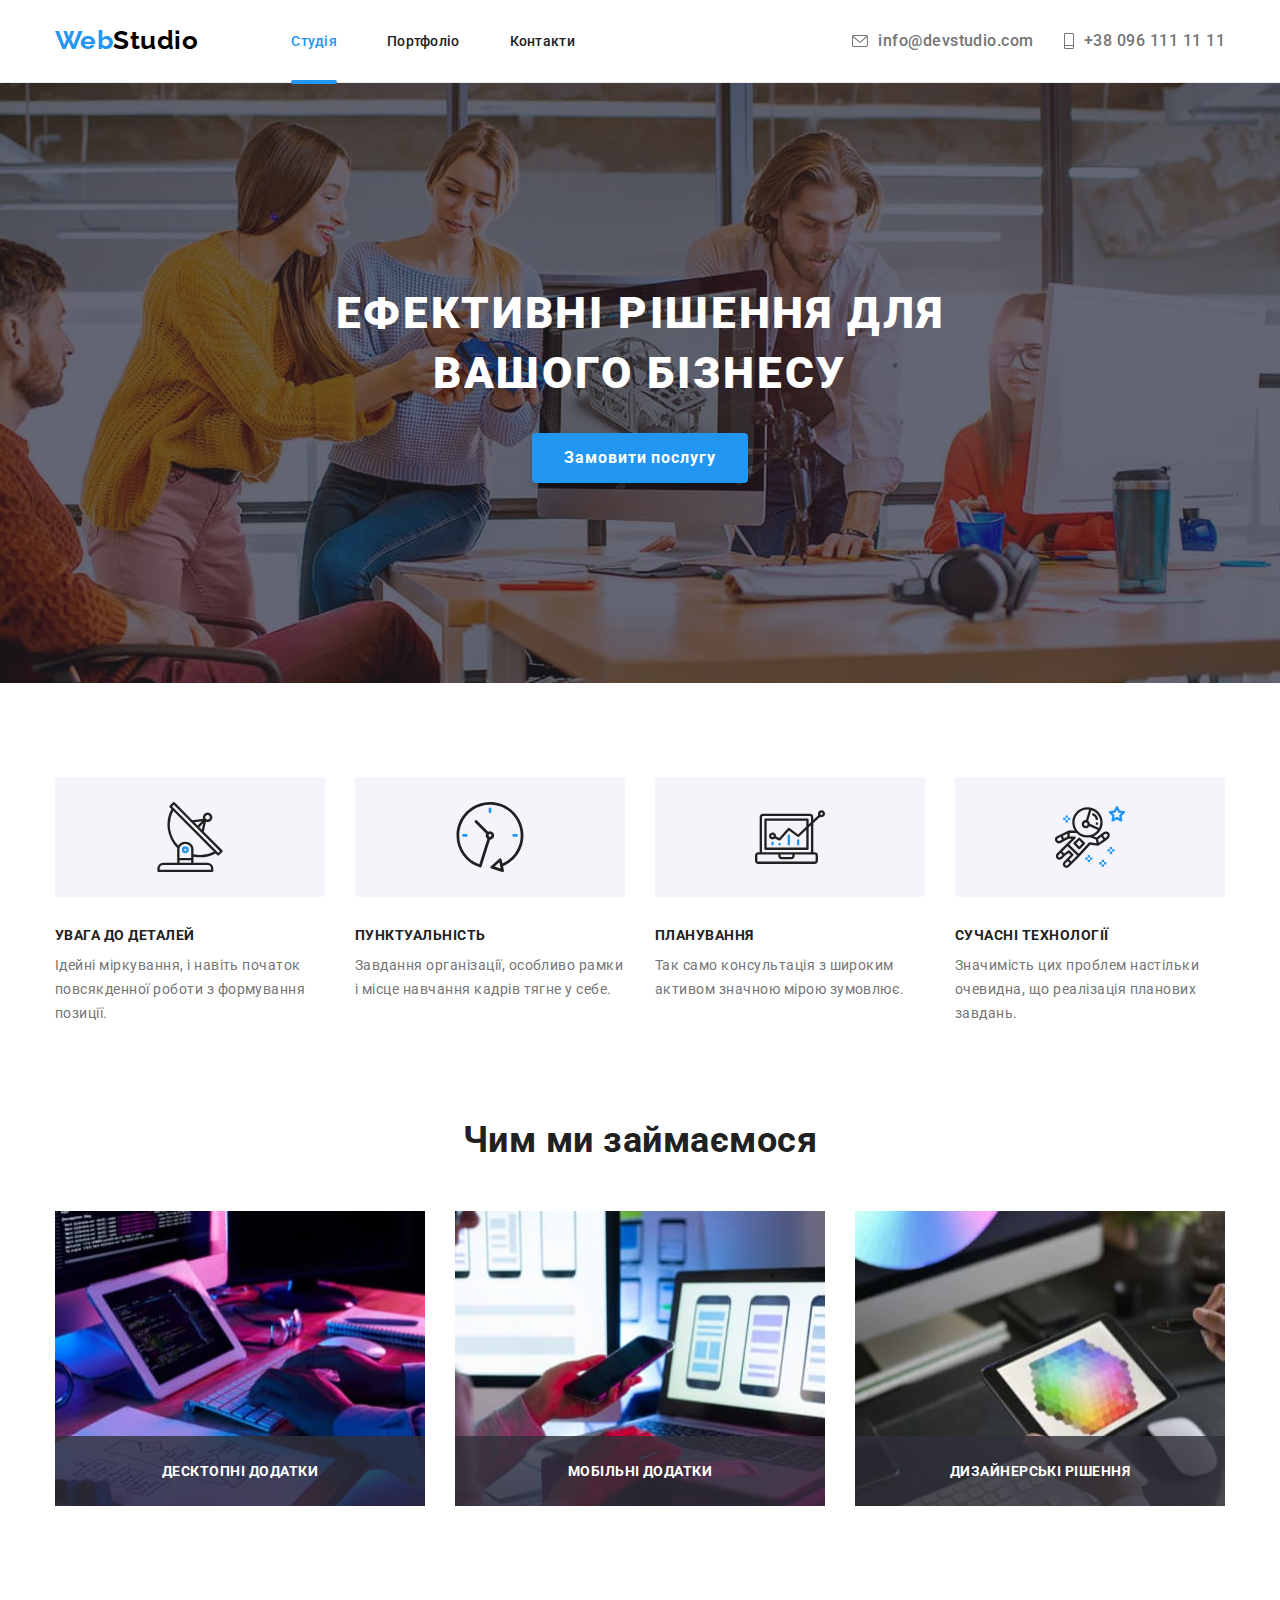
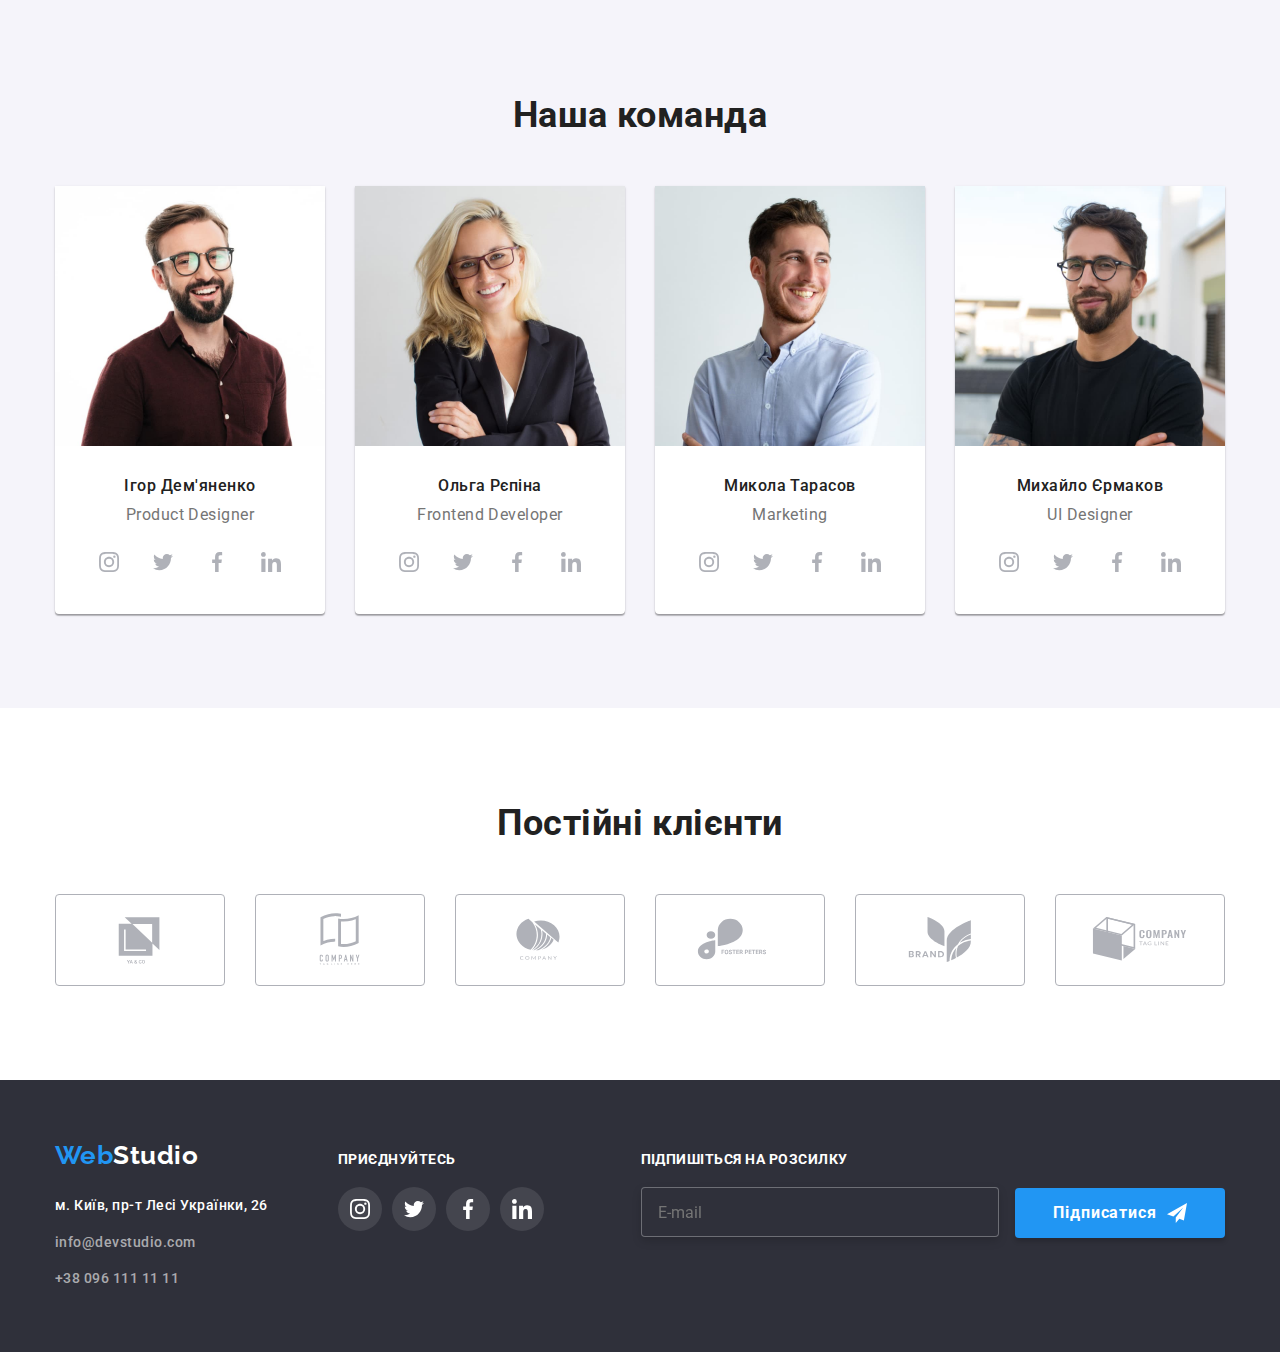
<file: index.html>
<!DOCTYPE html>
<html lang="uk">

<head>
  <meta charset="UTF-8" />
  <meta http-equiv="X-UA-Compatible" content="IE=edge" />
  <meta name="viewport" content="width=device-width, initial-scale=1.0" />
  <title>Document</title>
  <link rel="preconnect" href="https://fonts.googleapis.com" />
  <link rel="preconnect" href="https://fonts.gstatic.com" crossorigin />
  <link href="https://fonts.googleapis.com/css2?family=Raleway:wght@700&family=Roboto:wght@400;500;700;900&display=swap"
    rel="stylesheet" />
  <link rel="stylesheet" href="./css/modern-normalize.css" />
  <link rel="stylesheet" href="./css/main.min.css" />
</head>

<body>
  <header class="header">
    <div class="container header__container">
      <a class="logo" lang="en" href="#">
        Web<span class="logo__dark">Studio</span></a>
      <nav class="nav">
        <ul class="nav__list">
          <li class="nav__item">
            <a class="nav__link current" href="./index.html">Студія</a>
          </li>
          <li class="nav__item">
            <a class="nav__link" href="./portfolio.html">Портфоліо</a>
          </li>
          <li class="nav__item">
            <a class="nav__link" href="#">Контакти</a>
          </li>
        </ul>
      </nav>

      <ul class="contact">
        <li class="contact__item">
          <a class="contact__link" href="mailto:info@devstudio.com" lang="en">
            <svg class="contact__icon" width="16" height="12">
              <use href="./images/icons/icons.svg#icon-envelope"></use>
            </svg>
            info@devstudio.com</a>
        </li>
        <li class="contact__item">
          <a class="contact__link" href="tel:+380961111111">
            <svg class="contact__icon" width="10" height="16">
              <use href="./images/icons/icons.svg#icon-Vector"></use>
            </svg>
            +38 096 111 11 11</a>
        </li>
      </ul>
    </div>
  </header>
  <main>
    <section class="hero container-hero">
      <div class="container">
        <h1 class="hero__title">Ефективні рішення для вашого бізнесу</h1>
        <button type="button" class="btn" data-modal-open>
          Замовити послугу
        </button>
      </div>
    </section>

    <section class="benefits section">
      <div class="container">
        <h2 class="visually-hidden">Наші переваги</h2>
        <ul class="benefits__list">
          <li class="benefits__item">
            <div class="benefits__icon">
              <svg width="70" height="70">
                <use href="./images/icons/icons.svg#icon-antenna"></use>
              </svg>
            </div>

            <h3 class="benefits__title">Увага до деталей</h3>
            <p class="benefits__text">
              Ідейні міркування, і навіть початок повсякденної роботи з
              формування позиції.
            </p>
          </li>
          <li class="benefits__item">
            <div class="benefits__icon">
              <svg width="70" height="70">
                <use href="./images/icons/icons.svg#icon-clock"></use>
              </svg>
            </div>

            <h3 class="benefits__title">Пунктуальність</h3>
            <p class="benefits__text">
              Завдання організації, особливо рамки і місце навчання кадрів
              тягне у себе.
            </p>
          </li>
          <li class="benefits__item">
            <div class="benefits__icon">
              <svg width="70" height="70">
                <use href="./images/icons/icons.svg#icon-diagram"></use>
              </svg>
            </div>

            <h3 class="benefits__title">Планування</h3>
            <p class="benefits__text">
              Так само консультація з широким активом значною мірою зумовлює.
            </p>
          </li>
          <li class="benefits__item">
            <div class="benefits__icon">
              <svg width="70" height="70">
                <use href="./images/icons/icons.svg#icon-astronaut"></use>
              </svg>
            </div>

            <h3 class="benefits__title">Сучасні технології</h3>
            <p class="benefits__text">
              Значимість цих проблем настільки очевидна, що реалізація
              планових завдань.
            </p>
          </li>
        </ul>
      </div>
    </section>
    <section class="work">
      <div class="container">
        <h2 class="section-title">Чим ми займаємося</h2>
        <ul class="work__list">
          <li class="work__item">
            <div class="work__thumb">
              <img src="images/about/box-1.jpg" alt="Чоловік працює на комп'ютері над створенням плану" width="370"
                height="295" />
              <p class="work__text">Десктопні додатки</p>
            </div>
          </li>
          <li class="work__item">
            <div class="work__thumb">
              <img src="images/about/box-2.jpg" alt="Ноутбук та мобільний телефон, створення мобільного додатку"
                width="370" height="295" />
              <p class="work__text">Мобільні додатки</p>
            </div>
          </li>
          <li class="work__item">
            <div class="work__thumb">
              <img src="images/about/box-3.jpg" alt="Робота на пленшеті" width="370" height="295" />
              <p class="work__text">Дизайнерські рішення</p>
            </div>
          </li>
        </ul>
      </div>
    </section>
    <section class="team">
      <div class="container">
        <h2 class="section-title">Наша команда</h2>
        <ul class="cards">
          <li class="cards__item">
            <img src="images/team/img.jpg" alt="Ігор Дем'яненко" width="270" height="260" />
            <div class="cards__desc">
              <h3 class="cards__member">Ігор Дем'яненко</h3>
              <p class="cards__text" lang="en">Product Designer</p>
              <ul class="socials">
                <li>
                  <a class="social__link" href="http://instagram.com" target="_blank" rel="noopener noreferrer"
                    aria-label="Instagram">
                    <svg class="social__icon" width="20" height="20">
                      <use href="./images/icons/icons.svg#icon-instagram"></use>
                    </svg></a>
                </li>
                <li>
                  <a class="social__link" href="http://twitter.com" target="_blank" rel="noopener noreferrer"
                    aria-label="Twitter">
                    <svg class="social__icon" width="20" height="20">
                      <use href="./images/icons/icons.svg#icon-twitter"></use>
                    </svg></a>
                </li>
                <li>
                  <a class="social__link" href="http://facebook.com" target="_blank" rel="noopener noreferrer"
                    aria-label="Facebook">
                    <svg class="social__icon" width="20" height="20">
                      <use href="./images/icons/icons.svg#icon-facebook"></use>
                    </svg></a>
                </li>
                <li>
                  <a class="social__link" href="http://linkedin" target="_blank" rel="noopener noreferrer"
                    aria-label="Linkedin">
                    <svg class="social__icon" width="20" height="20">
                      <use href="./images/icons/icons.svg#icon-linkedin"></use>
                    </svg></a>
                </li>
              </ul>
            </div>
          </li>
          <li class="cards__item">
            <img src="images/team/img-1.jpg" alt="Ольга Рєпіна" width="270" height="260" />
            <div class="cards__desc">
              <h3 class="cards__member">Ольга Рєпіна</h3>
              <p class="cards__text" lang="en">Frontend Developer</p>
              <ul class="socials">
                <li>
                  <a class="social__link" href="http://instagram.com" target="_blank" rel="noopener noreferrer"
                    aria-label="Instagram">
                    <svg class="social__icon" width="20" height="20">
                      <use href="./images/icons/icons.svg#icon-instagram"></use>
                    </svg></a>
                </li>
                <li>
                  <a class="social__link" href="http://twitter.com" target="_blank" rel="noopener noreferrer"
                    aria-label="Twitter">
                    <svg class="social__icon" width="20" height="20">
                      <use href="./images/icons/icons.svg#icon-twitter"></use>
                    </svg></a>
                </li>
                <li>
                  <a class="social__link" href="http://facebook.com" target="_blank" rel="noopener noreferrer"
                    aria-label="Facebook">
                    <svg class="social__icon" width="20" height="20">
                      <use href="./images/icons/icons.svg#icon-facebook"></use>
                    </svg></a>
                </li>
                <li>
                  <a class="social__link" href="http://linkedin" target="_blank" rel="noopener noreferrer"
                    aria-label="Linkedin">
                    <svg class="social__icon" width="20" height="20">
                      <use href="./images/icons/icons.svg#icon-linkedin"></use>
                    </svg></a>
                </li>
              </ul>
            </div>
          </li>
          <li class="cards__item">
            <img src="images/team/img-2.jpg" alt="Микола Тарасов" width="270" height="260" />
            <div class="cards__desc">
              <h3 class="cards__member">Микола Тарасов</h3>
              <p class="cards__text" lang="en">Marketing</p>
              <ul class="socials">
                <li>
                  <a class="social__link" href="http://instagram.com" target="_blank" rel="noopener noreferrer"
                    aria-label="Instagram">
                    <svg class="social__icon" width="20" height="20">
                      <use href="./images/icons/icons.svg#icon-instagram"></use>
                    </svg></a>
                </li>
                <li>
                  <a class="social__link" href="http://twitter.com" target="_blank" rel="noopener noreferrer"
                    aria-label="Twitter">
                    <svg class="social__icon" width="20" height="20">
                      <use href="./images/icons/icons.svg#icon-twitter"></use>
                    </svg></a>
                </li>
                <li>
                  <a class="social__link" href="http://facebook.com" target="_blank" rel="noopener noreferrer"
                    aria-label="Facebook">
                    <svg class="social__icon" width="20" height="20">
                      <use href="./images/icons/icons.svg#icon-facebook"></use>
                    </svg></a>
                </li>
                <li>
                  <a class="social__link" href="http://linkedin" target="_blank" rel="noopener noreferrer"
                    aria-label="Linkedin">
                    <svg class="social__icon" width="20" height="20">
                      <use href="./images/icons/icons.svg#icon-linkedin"></use>
                    </svg></a>
                </li>
              </ul>
            </div>
          </li>
          <li class="cards__item">
            <img src="images/team/img-3.jpg" alt="Михайло Єрмаков" width="270" height="260" />
            <div class="cards__desc">
              <h3 class="cards__member">Михайло Єрмаков</h3>
              <p class="cards__text" lang="en">UI Designer</p>
              <ul class="socials">
                <li>
                  <a class="social__link" href="http://instagram.com" target="_blank" rel="noopener noreferrer"
                    aria-label="Instagram">
                    <svg class="social__icon" width="20" height="20">
                      <use href="./images/icons/icons.svg#icon-instagram"></use>
                    </svg></a>
                </li>
                <li>
                  <a class="social__link" href="http://twitter.com" target="_blank" rel="noopener noreferrer"
                    aria-label="Twitter">
                    <svg class="social__icon" width="20" height="20">
                      <use href="./images/icons/icons.svg#icon-twitter"></use>
                    </svg></a>
                </li>
                <li>
                  <a class="social__link" href="http://facebook.com" target="_blank" rel="noopener noreferrer"
                    aria-label="Facebook">
                    <svg class="social__icon" width="20" height="20">
                      <use href="./images/icons/icons.svg#icon-facebook"></use>
                    </svg></a>
                </li>
                <li>
                  <a class="social__link" href="http://linkedin" target="_blank" rel="noopener noreferrer"
                    aria-label="Linkedin">
                    <svg class="social__icon" width="20" height="20">
                      <use href="./images/icons/icons.svg#icon-linkedin"></use>
                    </svg></a>
                </li>
              </ul>
            </div>
          </li>
        </ul>
      </div>
    </section>
    <section class="section">
      <div class="container">
        <h2 class="section-title">Постійні клієнти</h2>
        <ul class="customers">
          <li class="customers__item">
            <a class="customers__link" href="#">
              <svg class="customers__icon" width="106" height="60">
                <use href="./images/icons/icons.svg#icon-Logo-1"></use>
              </svg>
            </a>
          </li>

          <li class="customers__item">
            <a class="customers__link" href="#">
              <svg class="customers__icon" width="106" height="60">
                <use href="./images/icons/icons.svg#icon-Logo-2"></use>
              </svg>
            </a>
          </li>
          <li class="customers__item">
            <a class="customers__link" href="#">
              <svg class="customers__icon" width="106" height="60">
                <use href="./images/icons/icons.svg#icon-Logo-3"></use>
              </svg>
            </a>
          </li>
          <li class="customers__item">
            <a class="customers__link" href="#">
              <svg class="customers__icon" width="106" height="60">
                <use href="./images/icons/icons.svg#icon-Logo-4"></use>
              </svg>
            </a>
          </li>
          <li class="customers__item">
            <a class="customers__link" href="#">
              <svg class="customers__icon" width="106" height="60">
                <use href="./images/icons/icons.svg#icon-Logo-5"></use>
              </svg>
            </a>
          </li>
          <li class="customers__item">
            <a class="customers__link" href="#">
              <svg class="customers__icon" width="106" height="60">
                <use href="./images/icons/icons.svg#icon-Logo-6"></use>
              </svg>
            </a>
          </li>
        </ul>
      </div>
    </section>
  </main>
  <footer class="footer">
    <div class="container">
      <div class="container-footer">
        <a class="logo footer__logo" lang="en" href="#">Web<span class="logo__light">Studio</span></a>
        <address class="footer-contacts">
          <ul class="footer-contacts__list">
            <li class="footer-contacts__item">
              <a href="https://goo.gl/maps/CPtrU1FHBa2aNyZL9" target="_blank" rel="noopener noreferrer nofollow"
                class="footer-contacts__text">м. Київ, пр-т Лесі Українки, 26</a>
            </li>
            <li class="footer-contacts__item">
              <a href="mailto:info@devstudio.com" lang="en" class="footer-contacts__link">info@devstudio.com</a>
            </li>
            <li class="footer-contacts__item">
              <a href="tel:+380961111111" class="footer-contacts__link">+38 096 111 11 11</a>
            </li>
          </ul>
        </address>
      </div>

      <div class="socials-footer">
        <p class="socials-footer__text">приєднуйтесь</p>
        <ul class="socials">
          <li>
            <a class="social__link social-footer__link" href="http://instagram.com" target="_blank"
              rel="noopener noreferrer" aria-label="Instagram">
              <svg class="social__icon social-footer__icon" width="20" height="20">
                <use href="./images/icons/icons.svg#icon-instagram"></use>
              </svg></a>
          </li>
          <li>
            <a class="social__link social-footer__link" href="http://twitter.com" target="_blank"
              rel="noopener noreferrer" aria-label="Twitter">
              <svg class="social__icon social-footer__icon" width="20" height="20">
                <use href="./images/icons/icons.svg#icon-twitter"></use>
              </svg></a>
          </li>
          <li>
            <a class="social__link social-footer__link" href="http://facebook.com" target="_blank"
              rel="noopener noreferrer" aria-label="Facebook">
              <svg class="social__icon social-footer__icon" width="20" height="20">
                <use href="./images/icons/icons.svg#icon-facebook"></use>
              </svg></a>
          </li>
          <li>
            <a class="social__link social-footer__link" href="http://linkedin" target="_blank" rel="noopener noreferrer"
              aria-label="Linkedin">
              <svg class="social__icon social-footer__icon" width="20" height="20">
                <use href="./images/icons/icons.svg#icon-linkedin"></use>
              </svg></a>
          </li>
        </ul>
      </div>
      <div class="footer-form">
        <strong class="footer-form__title">Підпишіться на розсилку</strong>
        <form>
          <label class="footer-form__field">
            <input class="footer-form__input" type="text" name="user-email" placeholder="E-mail">
          </label>
          <button class="footer-form__btn" type="submit">Підписатися
            <svg width="20" height="20">
              <use href="./images/icons/icons.svg#icon-icon-send"></use>
            </svg>
          </button>
        </form>
      </div>
    </div>
  </footer>
  <!-- Modal window -->
  <div class="backdrop is-hidden" data-modal>
    <div class="modal">
      <button class="modal__btn" data-modal-close>
        <svg class="modal__icon" width="30" height="30">
          <use href="./images/icons/icons.svg#icon-close-black-18dp-2-1"></use>
        </svg>
      </button>
      <form class="register-form" name="register-form">
        <strong class="register-form__titel">Залиште свої дані, ми вам передзвонимо</strong>
        <div class="register-form__group" role="group">
          <label class="register-form__field">
            <span class="register-form__label">Ім'я</span>
            <input class="register-form__input" type="text" name="user-name">
            <svg class="register-form__icon" width="18" height="18">
              <use href="./images/icons/icons.svg#icon-person-black-18dp-1"></use>
            </svg>
          </label>
          <label class="register-form__field">
            <span class="register-form__label">Телефон</span>
            <input class="register-form__input" type="tel" name="user-tel">
            <svg class="register-form__icon" width="18" height="18">
              <use href="./images/icons/icons.svg#icon-phone-black-18dp-1"></use>
            </svg>
          </label>
          <label class="register-form__field">
            <span class="register-form__label">Пошта</span>
            <input class="register-form__input" type="email" name="user-email">
            <svg class="register-form__icon" width="18" height="18">
              <use href="./images/icons/icons.svg#icon-email-black-18dp-1"></use>
            </svg>
          </label>
          <label class="register-form__field">
            <span class="register-form__label">Коментар</span>
            <textarea class="register-form__message" name="user-message" rows="10"
              placeholder="Введіть текст"></textarea>
          </label>
        </div>
        <label class="register-form__agreement">
          <input class="register-form__checkbox is-hidden" type="checkbox" name="user-agreement">
          <svg class="register-form__icons" width="18" height="18">
            <use class="icon-unchecked" href="./images/icons/icons.svg#icon-Vector-2"></use>
            <use class="icon-checked" href="./images/icons/icons.svg#icon-icon-check"></use>
          </svg>
          <span class="register-form__desc">Погоджуюся з розсилкою та приймаю <a class="register-form__link"
              href="">Умови
              договору</a></span>
        </label>
        <button class=" register-form__btn btn" type="submit">Відправити</button>
      </form>
    </div>
  </div>
  <script src="./js/modal.js"></script>
</body>

</html>
</file>
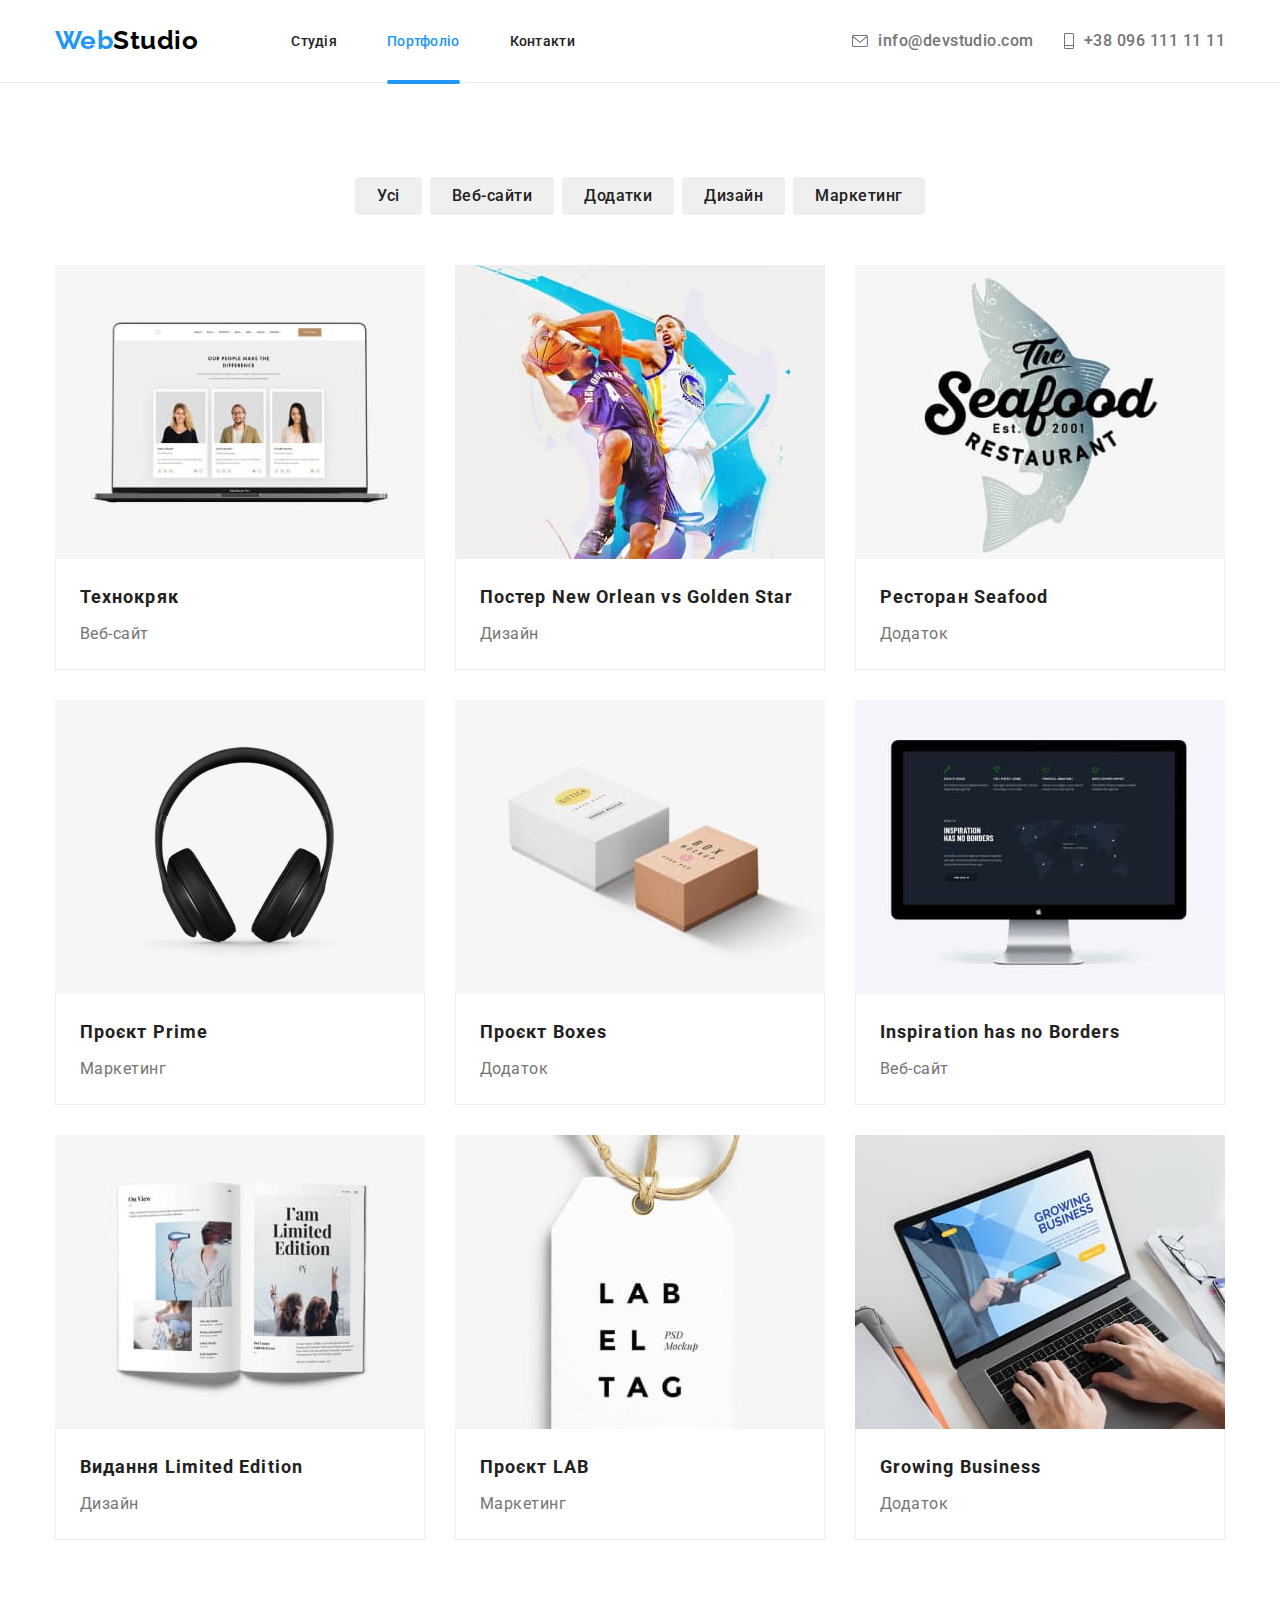
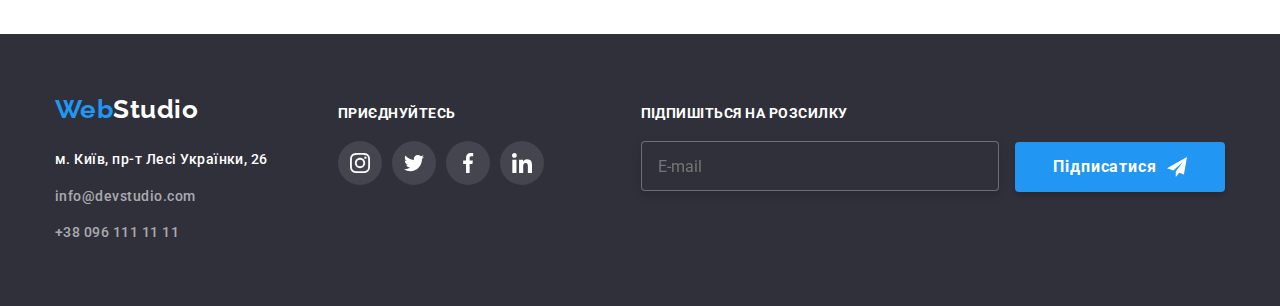
<file: portfolio.html>
<!DOCTYPE html>
<html lang="uk">

<head>
  <meta charset="UTF-8" />
  <meta http-equiv="X-UA-Compatible" content="IE=edge" />
  <meta name="viewport" content="width=device-width, initial-scale=1.0" />
  <title>Document</title>
  <link rel="preconnect" href="https://fonts.googleapis.com" />
  <link rel="preconnect" href="https://fonts.gstatic.com" crossorigin />
  <link href="https://fonts.googleapis.com/css2?family=Raleway:wght@700&family=Roboto:wght@400;500;700;900&display=swap"
    rel="stylesheet" />
  <link rel="stylesheet" href="./css/modern-normalize.css" />
  <link rel="stylesheet" href="./css/main.min.css" />
</head>

<body>
  <header class="header">
    <div class="container header__container">
      <a class="logo" lang="en" href="#">Web<span class="logo__dark">Studio</span></a>
      <nav class="nav">
        <ul class="nav__list">
          <li class="nav__item">
            <a class="nav__link" href="./index.html">Студія</a>
          </li>
          <li class="nav__item">
            <a class="nav__link current" href="./portfolio.html">Портфоліо</a>
          </li>
          <li class="nav__item">
            <a class="nav__link" href="#">Контакти</a>
          </li>
        </ul>
      </nav>
      <ul class="contact">
        <li class="contact__item">
          <a class="contact__link" href="mailto:info@devstudio.com" lang="en">
            <svg class="contact__icon" width="16" height="12">
              <use href="./images/icons/icons.svg#icon-envelope"></use>
            </svg>
            info@devstudio.com</a>
        </li>
        <li class="contact__item">
          <a class="contact__link" href="tel:+380961111111">
            <svg class="contact__icon" width="10" height="16">
              <use href="./images/icons/icons.svg#icon-Vector"></use>
            </svg>
            +38 096 111 11 11</a>
        </li>
      </ul>
    </div>
  </header>
  <main>
    <section class="section">
      <div class="container">
        <h1 class="visually-hidden">Наші проекти</h1>

        <ul class="projects">
          <li class="projects__item">
            <button type="button" class="projects__btn">Усі</button>
          </li>
          <li class="projects__item">
            <button type="button" class="projects__btn">Веб-сайти</button>
          </li>
          <li class="projects__item">
            <button type="button" class="projects__btn">Додатки</button>
          </li>
          <li class="projects__item">
            <button type="button" class="projects__btn">Дизайн</button>
          </li>
          <li class="projects__item">
            <button type="button" class="projects__btn">Маркетинг</button>
          </li>
        </ul>

        <ul class="portfolio">
          <li class="portfolio__item">
            <a class="portfolio__link" href="#" target="_blank">
              <div class="portfolio__thumb">
                <img src="./images/projects/img.jpg" alt="Веб-сайт Технокряк" width="370" height="294" />
                <div class="overlay">
                  <p>
                    Ресурс пропонує комплексні пропозиції з різним рівнем
                    функціоналу та сервісів. Все це дозволить відвідувачу
                    отримати вичерпні відомості про компанію чи приватну
                    особу.
                  </p>
                </div>
              </div>
              <div class="portfolio__desc">
                <h2 class="portfolio__title">Технокряк</h2>
                <p class="portfolio__text">Веб-сайт</p>
              </div>
            </a>
          </li>
          <li class="portfolio__item">
            <a class="portfolio__link" href="#" target="_blank">
              <div class="portfolio__thumb">
                <img src="./images/projects/img-1.jpg" alt="Два молодих чоловіки грають в баскетбол" width="370"
                  height="294" />
                <div class="overlay">
                  <p>
                    Ресурс пропонує комплексні пропозиції з різним рівнем
                    функціоналу та сервісів. Все це дозволить відвідувачу
                    отримати вичерпні відомості про компанію чи приватну
                    особу.
                  </p>
                </div>
              </div>
              <div class="portfolio__desc">
                <h2 class="portfolio__title">
                  Постер New Orlean vs Golden Star
                </h2>
                <p class="portfolio__text">Дизайн</p>
              </div>
            </a>
          </li>
          <li class="portfolio__item">
            <a class="portfolio__link" href="#" target="_blank">
              <div class="portfolio__thumb">
                <img src="./images/projects/img-2.jpg" alt="Назва ресторану Seafood" width="370" height="294" />
                <div class="overlay">
                  <p>
                    Ресурс пропонує комплексні пропозиції з різним рівнем
                    функціоналу та сервісів. Все це дозволить відвідувачу
                    отримати вичерпні відомості про компанію чи приватну
                    особу.
                  </p>
                </div>
              </div>
              <div class="portfolio__desc">
                <h2 class="portfolio__title">Ресторан Seafood</h2>
                <p class="portfolio__text">Додаток</p>
              </div>
            </a>
          </li>
          <li class="portfolio__item">
            <a class="portfolio__link" href="#" target="_blank">
              <div class="portfolio__thumb">
                <img src="./images/projects/img-3.jpg" alt="Навушники" width="370" height="294" />
                <div class="overlay">
                  <p>
                    Ресурс пропонує комплексні пропозиції з різним рівнем
                    функціоналу та сервісів. Все це дозволить відвідувачу
                    отримати вичерпні відомості про компанію чи приватну
                    особу.
                  </p>
                </div>
              </div>
              <div class="portfolio__desc">
                <h2 class="portfolio__title">Проєкт Prime</h2>
                <p class="portfolio__text">Маркетинг</p>
              </div>
            </a>
          </li>
          <li class="portfolio__item">
            <a class="portfolio__link" href="#" target="_blank">
              <div class="portfolio__thumb">
                <img src="./images/projects/img-4.jpg" alt="Дві коробки: біла більшого розміру, крафтова меншого"
                  width="370" height="294" />
                <div class="overlay">
                  <p>
                    Ресурс пропонує комплексні пропозиції з різним рівнем
                    функціоналу та сервісів. Все це дозволить відвідувачу
                    отримати вичерпні відомості про компанію чи приватну
                    особу.
                  </p>
                </div>
              </div>
              <div class="portfolio__desc">
                <h2 class="portfolio__title">Проєкт Boxes</h2>
                <p class="portfolio__text">Додаток</p>
              </div>
            </a>
          </li>
          <li class="portfolio__item">
            <a class="portfolio__link" href="#" target="_blank">
              <div class="portfolio__thumb">
                <img src="./images/projects/img-5.jpg" alt="Монітор комп'ютера" width="370" height="294" />
                <div class="overlay">
                  <p>
                    Ресурс пропонує комплексні пропозиції з різним рівнем
                    функціоналу та сервісів. Все це дозволить відвідувачу
                    отримати вичерпні відомості про компанію чи приватну
                    особу.
                  </p>
                </div>
              </div>
              <div class="portfolio__desc">
                <h2 class="portfolio__title">Inspiration has no Borders</h2>
                <p class="portfolio__text">Веб-сайт</p>
              </div>
            </a>
          </li>
          <li class="portfolio__item">
            <a class="portfolio__link" href="#" target="_blank">
              <div class="portfolio__thumb">
                <img src="./images/projects/img-6.jpg" alt="Розгорнута книга" width="370" height="294" />
                <div class="overlay">
                  <p>
                    Ресурс пропонує комплексні пропозиції з різним рівнем
                    функціоналу та сервісів. Все це дозволить відвідувачу
                    отримати вичерпні відомості про компанію чи приватну
                    особу.
                  </p>
                </div>
              </div>
              <div class="portfolio__desc">
                <h2 class="portfolio__title">Видання Limited Edition</h2>
                <p class="portfolio__text">Дизайн</p>
              </div>
            </a>
          </li>
          <li class="portfolio__item">
            <a class="portfolio__link" href="#" target="_blank">
              <div class="portfolio__thumb">
                <img src="./images/projects/img-7.jpg" alt="Біла етикетка" width="370" height="294" />
                <div class="overlay">
                  <p>
                    Ресурс пропонує комплексні пропозиції з різним рівнем
                    функціоналу та сервісів. Все це дозволить відвідувачу
                    отримати вичерпні відомості про компанію чи приватну
                    особу.
                  </p>
                </div>
              </div>
              <div class="portfolio__desc">
                <h2 class="portfolio__title">Проєкт LAB</h2>
                <p class="portfolio__text">Маркетинг</p>
              </div>
            </a>
          </li>
          <li class="portfolio__item">
            <a class="portfolio__link" href="#" target="_blank">
              <div class="portfolio__thumb">
                <img src="./images/projects/img-8.jpg" alt="Відкитий ноутбук" width="370" height="294" />
                <div class="overlay">
                  <p>
                    Ресурс пропонує комплексні пропозиції з різним рівнем
                    функціоналу та сервісів. Все це дозволить відвідувачу
                    отримати вичерпні відомості про компанію чи приватну
                    особу.
                  </p>
                </div>
              </div>
              <div class="portfolio__desc">
                <h2 class="portfolio__title">Growing Business</h2>
                <p class="portfolio__text">Додаток</p>
              </div>
            </a>
          </li>
        </ul>
      </div>
    </section>
  </main>
  <footer class="footer">
    <div class="container">
      <div class="container-footer">
        <a class="logo footer__logo" lang="en" href="#">Web<span class="logo__light">Studio</span></a>
        <address class="footer-contacts">
          <ul>
            <li class="footer-contacts__item">
              <a href="https://goo.gl/maps/CPtrU1FHBa2aNyZL9" target="_blank" rel="noopener noreferrer nofollow"
                class="footer-contacts__text">м. Київ, пр-т Лесі Українки, 26</a>
            </li>
            <li class="footer-contacts__item">
              <a href="mailto:info@devstudio.com" lang="en" class="footer-contacts__link">info@devstudio.com</a>
            </li>
            <li class="footer-contacts__item">
              <a href="tel:+380961111111" class="footer-contacts__link">+38 096 111 11 11</a>
            </li>
          </ul>
        </address>
      </div>

      <div class="socials-footer">
        <p class="socials-footer__text">приєднуйтесь</p>
        <ul class="socials">
          <li>
            <a class="social__link social-footer__link" href="http://instagram.com" target="_blank"
              rel="noopener noreferrer" aria-label="Instagram">
              <svg class="social__icon social-footer__icon" width="20" height="20">
                <use href="./images/icons/icons.svg#icon-instagram"></use>
              </svg></a>
          </li>
          <li>
            <a class="social__link social-footer__link" href="http://twitter.com" target="_blank"
              rel="noopener noreferrer" aria-label="Twitter">
              <svg class="social__icon social-footer__icon" width="20" height="20">
                <use href="./images/icons/icons.svg#icon-twitter"></use>
              </svg></a>
          </li>
          <li>
            <a class="social__link social-footer__link" href="http://facebook.com" target="_blank"
              rel="noopener noreferrer" aria-label="Facebook">
              <svg class="social__icon social-footer__icon" width="20" height="20">
                <use href="./images/icons/icons.svg#icon-facebook"></use>
              </svg></a>
          </li>
          <li>
            <a class="social__link social-footer__link" href="http://linkedin" target="_blank" rel="noopener noreferrer"
              aria-label="Linkedin">
              <svg class="social__icon social-footer__icon" width="20" height="20">
                <use href="./images/icons/icons.svg#icon-linkedin"></use>
              </svg></a>
          </li>
        </ul>
      </div>
      <div class="footer-form">
        <strong class="footer-form__title">Підпишіться на розсилку</strong>
        <form>
          <label class="footer-form__field">
            <input class="footer-form__input" type="text" name="user-email" placeholder="E-mail">
          </label>
          <button class="footer-form__btn" type="submit">Підписатися
            <svg width="20" height="20">
              <use href="./images/icons/icons.svg#icon-icon-send"></use>
            </svg>
          </button>
        </form>
      </div>
    </div>
  </footer>
</body>

</html>
</file>
<file: css/main.min.css>
:root{--main-font: Roboto, sans-serif;--secondary-font: Raleway, sans-serif;--primary-text-color: #757575;--secondary-text-color: #212121;--accent-text-color: #2196f3;--primery-white-color: #ffffff;--grey-bg-color: #2f303a;--lightgrey-bg-color: #f5f4fa;--btn-bg-color: #188ce8;--primery-icon-color: #afb1b8;--gap:30px;--items: 3;--indent: 30px}.visually-hidden{position:absolute;white-space:nowrap;width:1px;height:1px;overflow:hidden;border:0;padding:0;clip:rect(0 0 0 0);-webkit-clip-path:inset(50%);clip-path:inset(50%);margin:-1px}h1,h2,h3,h4,h5,h6,p{margin:0}ul{list-style:none;margin:0;padding:0}img{display:block}body{background-color:var(--primery-white-color);color:var(--primary-text-color);font-family:var(--main-font);font-weight:500;line-height:1.7142857143;letter-spacing:.03em}.section{padding-top:94px;padding-bottom:94px}.section-title{margin-bottom:50px;font-weight:700;font-size:36px;line-height:1.1666666667;text-align:center;color:var(--secondary-text-color)}.container{width:1200px;padding-left:15px;padding-right:15px;margin-left:auto;margin-right:auto}.btn{width:216px;min-height:50px;padding:10px 28px;font-family:inherit;font-weight:700;font-size:16px;line-height:1.875;letter-spacing:.06em;color:var(--primery-white-color);background:var(--accent-text-color);border:rgba(0,0,0,0);-webkit-box-shadow:0px 4px 4px rgba(0,0,0,.15);box-shadow:0px 4px 4px rgba(0,0,0,.15);border-radius:4px;cursor:pointer;-webkit-transition:color 250ms cubic-bezier(0.4, 0, 0.2, 1);transition:color 250ms cubic-bezier(0.4, 0, 0.2, 1)}.btn:hover,.btn:focus{background-color:var(--btn-bg-color)}.logo{display:block;-webkit-box-align:center;-ms-flex-align:center;align-items:center;padding-top:24px;padding-bottom:25px;margin-right:93px;font-family:"Raleway";font-weight:700;font-size:26px;line-height:1.1923076923;color:var(--accent-text-color);text-decoration:none}.logo__dark{color:#000}.logo__light{color:var(--primery-white-color)}.header__container{display:-webkit-box;display:-ms-flexbox;display:flex;-webkit-box-align:center;-ms-flex-align:center;align-items:center;-webkit-box-pack:center;-ms-flex-pack:center;justify-content:center}.header{border-bottom:1px solid #ececec}.nav{margin-right:auto}.nav__list{display:-webkit-box;display:-ms-flexbox;display:flex;gap:50px}.nav__link{display:block;padding-top:32px;padding-bottom:32px;font-weight:500;font-size:14px;line-height:1.1428571429;letter-spacing:.02em;text-decoration:none;-webkit-transition:color 250ms cubic-bezier(0.4, 0, 0.2, 1);transition:color 250ms cubic-bezier(0.4, 0, 0.2, 1)}.nav__link.current,.nav__link:hover,.nav__link:focus{color:var(--accent-text-color)}.nav__item{position:relative}.nav__link.current::after{content:"";position:absolute;left:0;bottom:-3%;display:inline-block;width:100%;height:4px;background:var(--accent-text-color);border-radius:2px}.nav__link{color:var(--secondary-text-color)}.contact{display:-webkit-box;display:-ms-flexbox;display:flex;-webkit-box-align:center;-ms-flex-align:center;align-items:center;gap:30px}.contact__link{display:-webkit-box;display:-ms-flexbox;display:flex;-webkit-box-align:center;-ms-flex-align:center;align-items:center;-webkit-box-pack:center;-ms-flex-pack:center;justify-content:center;gap:10px;padding-top:32px;padding-bottom:32px;color:var(--primary-text-color);line-height:1.1428571429;text-decoration:none;-webkit-transition:color 250ms cubic-bezier(0.4, 0, 0.2, 1);transition:color 250ms cubic-bezier(0.4, 0, 0.2, 1)}.contact__link:hover,.contact__link:focus{color:var(--accent-text-color)}.contact__icon{display:flexbox;-webkit-box-align:center;-ms-flex-align:center;align-items:center;fill:var(--primary-text-color)}.contact__link:hover .contact__icon,.contact__link:focus .contact__icon{fill:var(--accent-text-color)}.container-hero{max-width:1600px;height:600px;margin-left:auto;margin-right:auto;background-image:-webkit-gradient(linear, left top, right top, from(rgba(47, 48, 58, 0.4)), color-stop(40%, rgba(47, 48, 58, 0.4))),url(../images/bg/Img-1.jpg);background-image:linear-gradient(to right, rgba(47, 48, 58, 0.4), rgba(47, 48, 58, 0.4) 40%),url(../images/bg/Img-1.jpg);background-position:center}.hero{padding-top:200px;padding-bottom:200px;background-color:var(--grey-bg-color);text-align:center}.hero__title{margin-bottom:30px;width:696px;font-weight:900;font-size:44px;line-height:1.3636363636;margin-left:auto;margin-right:auto;letter-spacing:.06em;text-transform:uppercase;color:var(--primery-white-color)}.benefits__title{margin-bottom:10px;font-weight:700;font-size:14px;line-height:1.1428571429;text-transform:uppercase;color:var(--secondary-text-color)}.benefits__text{font-weight:400;font-size:14px;line-height:1.7142857143;color:var(--primary-text-color)}.benefits__list{display:-webkit-box;display:-ms-flexbox;display:flex;gap:30px;font-weight:700;font-size:36px;line-height:1.1666666667;color:var(--secondary-text-color)}.benefits__item{width:270px}.benefits__icon{display:-webkit-box;display:-ms-flexbox;display:flex;-webkit-box-pack:center;-ms-flex-pack:center;justify-content:center;-webkit-box-align:center;-ms-flex-align:center;align-items:center;height:120px;margin-bottom:30px;background-color:#f5f4fa;border-radius:4px}.work{padding-bottom:94px}.work__list{display:-webkit-box;display:-ms-flexbox;display:flex;gap:30px}.work__thumb{position:relative}.work__text{position:absolute;bottom:0;left:0;display:-webkit-box;display:-ms-flexbox;display:flex;-webkit-box-align:center;-ms-flex-align:center;align-items:center;-webkit-box-pack:center;-ms-flex-pack:center;justify-content:center;width:370px;height:70px;font-weight:700;font-size:14px;line-height:1.1428571429;text-align:center;text-transform:uppercase;color:var(--primery-white-color);background:rgba(47,48,58,.8)}.cards{display:-webkit-box;display:-ms-flexbox;display:flex;gap:30px}.cards__desc{padding:30px 30px}.team{padding-top:94px;padding-bottom:94px;background-color:var(--lightgrey-bg-color)}.cards__item{background-color:var(--primery-white-color);-webkit-box-shadow:0px 1px 3px rgba(0,0,0,.12),0px 1px 1px rgba(0,0,0,.14),0px 2px 1px rgba(0,0,0,.2);box-shadow:0px 1px 3px rgba(0,0,0,.12),0px 1px 1px rgba(0,0,0,.14),0px 2px 1px rgba(0,0,0,.2);border-radius:0px 0px 4px 4px}.cards__member{margin-bottom:10px;font-weight:500;font-size:16px;line-height:1.1875;text-align:center;color:var(--secondary-text-color)}.cards__text{margin-bottom:16px;font-weight:400;font-size:16px;line-height:1.1875;text-align:center;color:var(--primary-text-color)}.socials{display:-webkit-box;display:-ms-flexbox;display:flex;gap:10px;-webkit-box-pack:center;-ms-flex-pack:center;justify-content:center}.social__link{display:-webkit-box;display:-ms-flexbox;display:flex;-webkit-box-align:center;-ms-flex-align:center;align-items:center;-webkit-box-pack:center;-ms-flex-pack:center;justify-content:center;width:44px;height:44px;background-color:var(--primery-white-color);border-radius:50%;-webkit-transition:background-color 250ms cubic-bezier(0.4, 0, 0.2, 1);transition:background-color 250ms cubic-bezier(0.4, 0, 0.2, 1)}.social__icon{fill:var(--primery-icon-color);-webkit-transition:fill 250ms cubic-bezier(0.4, 0, 0.2, 1);transition:fill 250ms cubic-bezier(0.4, 0, 0.2, 1)}.social__link:hover,.social__link:focus{background-color:var(--accent-text-color)}.social__link:hover .social__icon,.social__link:focus .social__icon{fill:var(--primery-white-color)}.customers{display:-webkit-box;display:-ms-flexbox;display:flex;gap:var(--gap);-webkit-box-pack:center;-ms-flex-pack:center;justify-content:center;-webkit-box-align:center;-ms-flex-align:center;align-items:center}.customers__item{-ms-flex-preferred-size:calc((100% - 5 * var(--gap)) / 6);flex-basis:calc((100% - 5 * var(--gap)) / 6);height:92px}.customers__link{display:-webkit-box;display:-ms-flexbox;display:flex;-webkit-box-align:center;-ms-flex-align:center;align-items:center;-webkit-box-pack:center;-ms-flex-pack:center;justify-content:center;height:100%;width:100%;border:1px solid #afb1b8;border-radius:4px;-webkit-transition:border 250ms cubic-bezier(0.4, 0, 0.2, 1);transition:border 250ms cubic-bezier(0.4, 0, 0.2, 1)}.customers__link:hover,.customers__link:focus{border:1px solid var(--accent-text-color)}.customers__icon{fill:#afb1b8;-webkit-transition:fill 250ms cubic-bezier(0.4, 0, 0.2, 1);transition:fill 250ms cubic-bezier(0.4, 0, 0.2, 1)}.customers__link:hover .customers__icon,.customers__link:focus .customers__icon{fill:var(--accent-text-color)}.footer{padding-top:60px;padding-bottom:60px;background-color:var(--grey-bg-color)}.footer-contacts{font-style:normal}.footer-contacts__text{font-size:14px;line-height:1.7142857143;color:var(--primery-white-color);text-decoration:none}.footer__logo{margin-bottom:20px;padding-top:0;padding-bottom:0;margin-right:0}.footer-contacts__item{margin-bottom:9px}.footer-contacts__item:last-child{margin-bottom:0}.footer-contacts__link{margin-bottom:9px;font-size:14px;line-height:1.7142857143;color:rgba(255,255,255,.6);text-decoration:none;-webkit-transition:color 250ms cubic-bezier(0.4, 0, 0.2, 1);transition:color 250ms cubic-bezier(0.4, 0, 0.2, 1)}.footer-contacts__link:hover,.footer-contacts__link:focus{color:var(--accent-text-color)}.footer .container{display:-webkit-box;display:-ms-flexbox;display:flex;-webkit-box-align:baseline;-ms-flex-align:baseline;align-items:baseline}.container-footer{margin-right:70px}.socials-footer{margin-right:auto}.socials-footer__text{margin-bottom:20px;font-weight:700;font-size:14px;line-height:1.1428571429;text-transform:uppercase;color:var(--primery-white-color)}.social-footer__link{background-color:rgba(255,255,255,.1)}.social-footer__icon{fill:var(--primery-white-color)}.footer-form__title{display:-webkit-box;display:-ms-flexbox;display:flex;margin-bottom:20px;font-weight:700;font-size:14px;line-height:1.1428571429;text-transform:uppercase;color:var(--primery-white-color)}.footer-form__field{margin-right:12px}.footer-form__input{width:358px;height:50px;padding:15px 16px;outline:rgba(0,0,0,0);font-weight:400;font-size:16px;line-height:1.25;color:rgba(255,255,255,.6);border:1px solid rgba(255,255,255,.3);-webkit-filter:drop-shadow(0px 4px 4px rgba(0, 0, 0, 0.15));filter:drop-shadow(0px 4px 4px rgba(0, 0, 0, 0.15));border-radius:4px;background-color:var(--grey-bg-color);-webkit-transition:border-color 250ms cubic-bezier(0.4, 0, 0.2, 1);transition:border-color 250ms cubic-bezier(0.4, 0, 0.2, 1)}.footer-form__input:focus{border-color:var(--accent-text-color)}.footer-form__btn{display:-webkit-inline-box;display:-ms-inline-flexbox;display:inline-flex;-webkit-box-align:center;-ms-flex-align:center;align-items:center;-webkit-box-pack:center;-ms-flex-pack:center;justify-content:center;gap:10px;width:210px;min-height:50px;padding:10px 28px;font-family:inherit;font-weight:700;font-size:16px;line-height:1.875;letter-spacing:.06em;color:var(--primery-white-color);background:var(--accent-text-color);border:rgba(0,0,0,0);-webkit-box-shadow:0px 4px 4px rgba(0,0,0,.15);box-shadow:0px 4px 4px rgba(0,0,0,.15);border-radius:4px;cursor:pointer;-webkit-transition:color 250ms cubic-bezier(0.4, 0, 0.2, 1);transition:color 250ms cubic-bezier(0.4, 0, 0.2, 1)}.backdrop{position:fixed;top:0;left:0;width:100%;height:100%;background-color:rgba(0,0,0,.2);-webkit-transition:background-color 250ms cubic-bezier(0.4, 0, 0.2, 1),opacity 250ms cubic-bezier(0.4, 0, 0.2, 1),visibility 250ms cubic-bezier(0.4, 0, 0.2, 1);transition:background-color 250ms cubic-bezier(0.4, 0, 0.2, 1),opacity 250ms cubic-bezier(0.4, 0, 0.2, 1),visibility 250ms cubic-bezier(0.4, 0, 0.2, 1)}.is-hidden{opacity:0;pointer-events:none}.modal{position:absolute;top:50%;left:50%;-webkit-transform:translate(-50%, -50%);transform:translate(-50%, -50%);width:528px;height:581px;padding:40px 40px;background-color:var(--primery-white-color);-webkit-box-shadow:0px 1px 3px rgba(0,0,0,.12),0px 1px 1px rgba(0,0,0,.14),0px 2px 1px rgba(0,0,0,.2);box-shadow:0px 1px 3px rgba(0,0,0,.12),0px 1px 1px rgba(0,0,0,.14),0px 2px 1px rgba(0,0,0,.2);border-radius:4px;-webkit-transition:-webkit-transform 250ms cubic-bezier(0.4, 0, 0.2, 1);transition:-webkit-transform 250ms cubic-bezier(0.4, 0, 0.2, 1);transition:transform 250ms cubic-bezier(0.4, 0, 0.2, 1);transition:transform 250ms cubic-bezier(0.4, 0, 0.2, 1), -webkit-transform 250ms cubic-bezier(0.4, 0, 0.2, 1)}.modal__btn{position:absolute;width:30px;height:30px;top:8px;right:8px;display:-webkit-box;display:-ms-flexbox;display:flex;-webkit-box-align:center;-ms-flex-align:center;align-items:center;-webkit-box-pack:center;-ms-flex-pack:center;justify-content:center;background-color:var(--primery-white-color);border:1px solid rgba(0,0,0,.1);border-radius:50%;cursor:pointer;-webkit-transition:fill 250ms cubic-bezier(0.4, 0, 0.2, 1);transition:fill 250ms cubic-bezier(0.4, 0, 0.2, 1)}.modal__btn:hover,.modal__btn:focus{fill:var(--accent-text-color)}.projects{display:-webkit-box;display:-ms-flexbox;display:flex;-webkit-box-pack:center;-ms-flex-pack:center;justify-content:center;margin-bottom:50px;gap:8px}.projects__btn{padding:6px 22px;font-family:inherit;font-weight:500;font-size:16px;line-height:1.625;text-align:center;letter-spacing:.03em;color:var(--secondary-text-color);border-radius:4px;cursor:pointer;border:rgba(0,0,0,0);-webkit-transition-property:color,background-color,-webkit-box-shadow;transition-property:color,background-color,-webkit-box-shadow;transition-property:color,background-color,box-shadow;transition-property:color,background-color,box-shadow,-webkit-box-shadow;-webkit-transition-duration:250ms;transition-duration:250ms;-webkit-transition-timing-function:cubic-bezier(0.4, 0, 0.2, 1);transition-timing-function:cubic-bezier(0.4, 0, 0.2, 1)}.projects__btn:hover,.projects__btn:focus{background-color:var(--accent-text-color);color:var(--primery-white-color);-webkit-box-shadow:0px 3px 1px rgba(0,0,0,.1),0px 1px 2px rgba(0,0,0,.08),0px 2px 2px rgba(0,0,0,.12);box-shadow:0px 3px 1px rgba(0,0,0,.1),0px 1px 2px rgba(0,0,0,.08),0px 2px 2px rgba(0,0,0,.12)}.portfolio{display:-webkit-box;display:-ms-flexbox;display:flex;-ms-flex-wrap:wrap;flex-wrap:wrap;gap:30px}.portfolio__link{display:block;text-decoration:none;-webkit-transition:-webkit-box-shadow 250ms cubic-bezier(0.4, 0, 0.2, 1);transition:-webkit-box-shadow 250ms cubic-bezier(0.4, 0, 0.2, 1);transition:box-shadow 250ms cubic-bezier(0.4, 0, 0.2, 1);transition:box-shadow 250ms cubic-bezier(0.4, 0, 0.2, 1), -webkit-box-shadow 250ms cubic-bezier(0.4, 0, 0.2, 1)}.portfolio__link:hover,.portfolio__link:focus{border:1px #eee;-webkit-box-shadow:0px 1px 1px rgba(0,0,0,.12),0px 4px 4px rgba(0,0,0,.06),1px 4px 6px rgba(0,0,0,.16);box-shadow:0px 1px 1px rgba(0,0,0,.12),0px 4px 4px rgba(0,0,0,.06),1px 4px 6px rgba(0,0,0,.16)}.pportfolio__item{-ms-flex-preferred-size:calc(100% - var(var(--indent)) * var(--items) - 1)/var(--items);flex-basis:calc(100% - var(var(--indent)) * var(--items) - 1)/var(--items)}.portfolio__title{margin-bottom:4px;font-weight:700;font-size:18px;line-height:2;letter-spacing:.06em;color:var(--secondary-text-color);text-decoration:none}.portfolio__text{font-weight:400;font-size:16px;line-height:1.875;color:var(--primary-text-color);text-decoration:none}.portfolio__desc{padding:20px 24px;border:1px solid #eee;border-top:none}.portfolio__thumb{position:relative;overflow:hidden}.overlay{position:absolute;top:0;left:0;-webkit-transform:translateY(101%);transform:translateY(101%);-webkit-transition-property:-webkit-transform;transition-property:-webkit-transform;transition-property:transform;transition-property:transform, -webkit-transform;-webkit-transition-duration:250ms;transition-duration:250ms;-webkit-transition-duration:cubic-bezier(0.4, 0, 0.2, 1);transition-duration:cubic-bezier(0.4, 0, 0.2, 1);padding:63px 24px;font-weight:400;font-size:18px;line-height:1.3333333333;background-color:rgba(33,150,243,.9);color:var(--primery-white-color);width:100%;height:100%}.portfolio__link:hover .overlay,.portfolio__link:focus .overlay{-webkit-transform:translateX(0);transform:translateX(0)}.register-form__group{margin-bottom:20px}.register-form__titel{display:block;text-align:center;margin-bottom:12px;font-weight:700;font-size:20px;line-height:1.15;color:var(--secondary-text-color)}.register-form__field{position:relative;display:block;margin-bottom:10px}.register-form__field:last-child{margin-bottom:0}.register-form__label{display:block;font-weight:400;font-size:12px;line-height:1.1666666667;letter-spacing:.01em;margin-bottom:4px}.register-form__input{width:100%;height:40px;padding-left:42px;padding-right:42px;border:1px solid rgba(33,33,33,.2);border-radius:4px;outline:rgba(0,0,0,0);-webkit-transition:border-color 250ms cubic-bezier(0.4, 0, 0.2, 1);transition:border-color 250ms cubic-bezier(0.4, 0, 0.2, 1)}.register-form__input:focus,.register-form__input:hover{border-color:var(--accent-text-color)}.register-form__input:focus+.register-form__icon,.register-form__input:hover+.register-form__icon{fill:var(--accent-text-color)}.register-form__icon{position:absolute;left:12px;bottom:11px;-webkit-transition:fill 250ms cubic-bezier(0.4, 0, 0.2, 1);transition:fill 250ms cubic-bezier(0.4, 0, 0.2, 1)}.register-form__message{display:block;width:100%;height:120px;padding:12px 16px;resize:none;font-weight:400;font-size:12px;line-height:1.1666666667;letter-spacing:.01em;color:rgba(117,117,117,.5);border:1px solid rgba(33,33,33,.2);border-radius:4px;outline:rgba(0,0,0,0);-webkit-transition:border-color 250ms cubic-bezier(0.4, 0, 0.2, 1);transition:border-color 250ms cubic-bezier(0.4, 0, 0.2, 1)}.register-form__message::-webkit-input-placeholder{color:rgba(117,117,117,.5)}.register-form__message::-moz-placeholder{color:rgba(117,117,117,.5)}.register-form__message:-ms-input-placeholder{color:rgba(117,117,117,.5)}.register-form__message::-ms-input-placeholder{color:rgba(117,117,117,.5)}.register-form__message::placeholder{color:rgba(117,117,117,.5)}.register-form__message:focus,.register-form__message:hover{border-color:var(--accent-text-color)}.register-form__agreement{display:-webkit-box;display:-ms-flexbox;display:flex;-webkit-box-align:center;-ms-flex-align:center;align-items:center;-webkit-box-pack:center;-ms-flex-pack:center;justify-content:center;margin-bottom:30px;gap:7px}.register-form__desc{font-weight:400;font-size:14px;line-height:1.7142857143}.icon-checked{opacity:0;-webkit-transition:opacity 250ms cubic-bezier(0.4, 0, 0.2, 1);transition:opacity 250ms cubic-bezier(0.4, 0, 0.2, 1)}.register-form__checkbox:focus+.register-form__icons{border:1px solid var(--accent-text-color)}.register-form__checkbox:focus+.register-form__icons .icon-unchecked{opacity:0}.register-form__checkbox:checked+.register-form__icons .icon-checked{opacity:1}.icon-unchecked{-webkit-transition:opacity 250ms cubic-bezier(0.4, 0, 0.2, 1);transition:opacity 250ms cubic-bezier(0.4, 0, 0.2, 1)}.register-form__checkbox:checked+.register-form__icons .icon-unchecked{opacity:0}.register-form__link{color:var(--accent-text-color);text-decoration:none}.register-form__link:focus,.register-form__link:hover{border-bottom:1px solid var(--accent-text-color)}.register-form__btn{display:block;margin:0 auto;width:200px}/*# sourceMappingURL=main.min.css.map */
</file>
